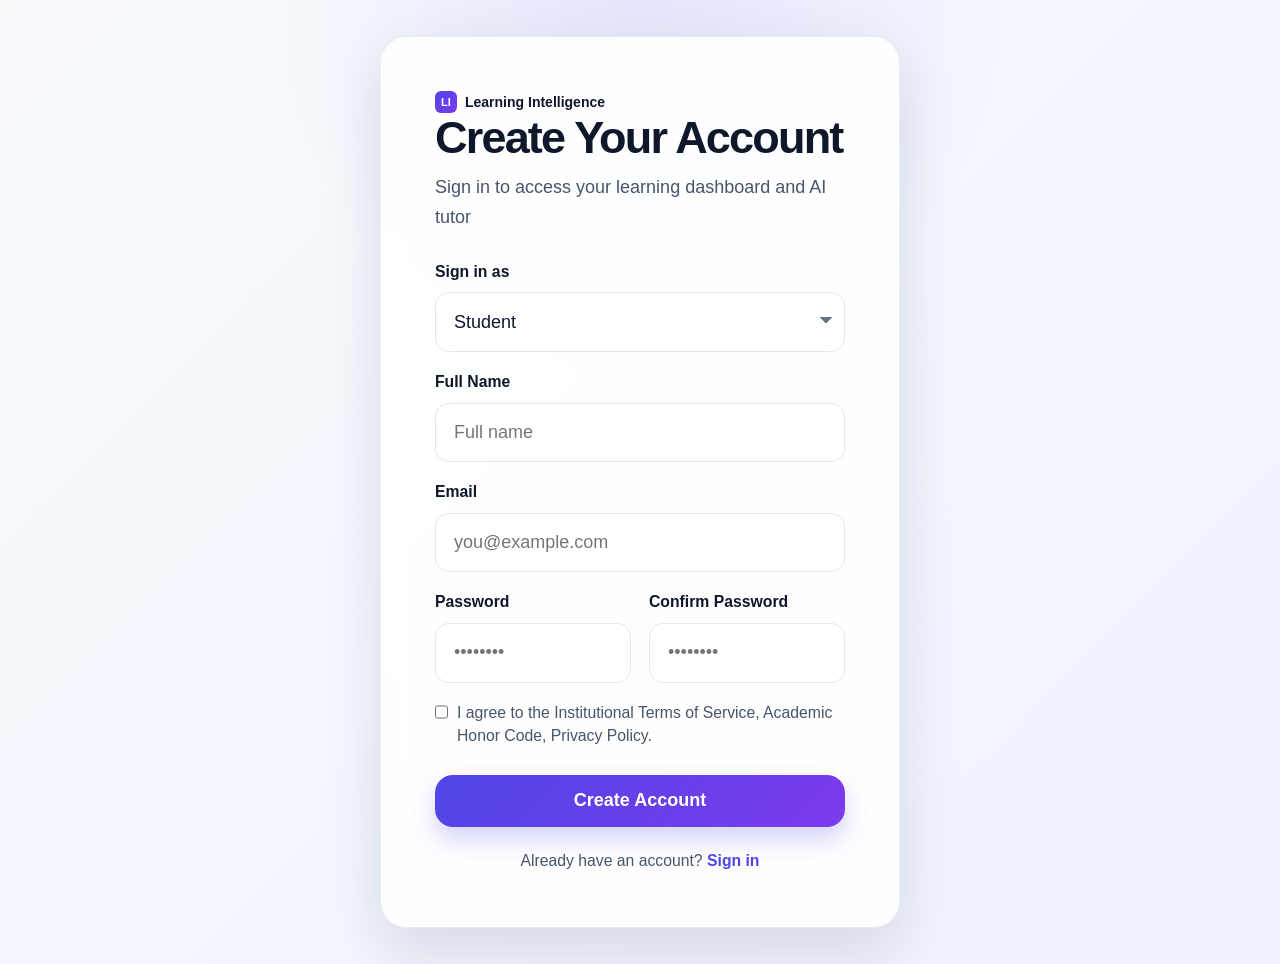
<file: templates/auth/register.html>
<!DOCTYPE html>
<html lang="en">

<head>
    <meta charset="UTF-8">
    <meta name="viewport" content="width=device-width, initial-scale=1.0">
    <title>Register</title>

    <link rel="stylesheet" href="../../static/css/variables.css">
    <link rel="stylesheet" href="../../static/css/reset.css">
    <link rel="stylesheet" href="../../static/css/hero.css">
    <link rel="stylesheet" href="../../static/css/typography.css">
    <link rel="stylesheet" href="../../static/css/layout.css">
    <link rel="stylesheet" href="../../static/css/register.css">
</head>

<body>
    <div class="register-container">
        <!-- <div class="brand">
            <img src="" alt="Sabify logo">
            <h3>Sabify</h3>
        </div> -->

        <div class="dashboard-brand">
            <span class="dashboard-brand-mark">
                LI
            </span>
            Learning Intelligence
        </div>
        <h3>Create Your Account</h3>
        <p class="subtitle">Sign in to access your learning dashboard and AI tutor</p>

        <form action="/register" method="post">
            <div class="field-group">
                <label for="signInAs">Sign in as</label>
                <select name="signInAs" id="signInAs">
                    <option value="student">Student</option>
                    <option value="teacher">Teacher</option>
                </select>
            </div>

            <div class="field-group">
                <label for="fullName">Full Name</label>
                <input type="text" id="fullName" name="fullName" placeholder="Full name" required>
            </div>

            <div class="field-group">
                <label for="email">Email</label>
                <input type="email" id="email" name="email" placeholder="you@example.com" required>
            </div>

            <div class="form-row">
                <div class="field-group">
                    <label for="password">Password</label>
                    <input type="password" id="password" name="password" placeholder="••••••••" required>
                </div>

                <div class="field-group">
                    <label for="confirmPassword">Confirm Password</label>
                    <input type="password" id="confirmPassword" name="confirmPassword" placeholder="••••••••" required>
                </div>
            </div>

            <div class="checkbox-row">
                <input type="checkbox" id="policy" name="policy" required>
                <label for="policy">I agree to the Institutional Terms of Service, Academic Honor Code, Privacy
                    Policy.</label>
            </div>

            <button type="submit">Create Account</button>
        </form>

        <p class="switch">Already have an account? <a href="/login">Sign in</a></p>
    </div>
</body>

</html>
</file>
<file: static/css/variables.css>
:root {
    /* ========================================
       COLORS
       ======================================== */

    --color-primary: #4f46e5;
    --color-primary-dark: #3730a3;
    --color-primary-light: #eef2ff;

    --color-background: #f8fafc;
    --color-surface: #ffffff;

    --color-text-primary: #0f172a;
    --color-text-secondary: #475569;
    --color-text-muted: #64748b;
    --color-text-light: #94a3b8;

    --color-border: #e2e8f0;
    --color-border-light: #f1f5f9;

    --color-success: #16a34a;
    --color-success-light: #dcfce7;

    --color-warning: #f59e0b;
    --color-warning-light: #fef3c7;

    --color-danger: #dc2626;
    --color-danger-light: #fee2e2;

    /* AI COLORS */

    --color-ai-primary: #7c3aed;
    --color-ai-secondary: #4f46e5;
    --color-ai-background: #f5f3ff;


    /* ========================================
       GRADIENTS
       ======================================== */

    --gradient-ai: linear-gradient(
        135deg,
        #4f46e5 0%,
        #7c3aed 100%
    );

    --gradient-hero: linear-gradient(
        135deg,
        #eef2ff 0%,
        #f5f3ff 50%,
        #ffffff 100%
    );


    /* ========================================
       TYPOGRAPHY
       ======================================== */

    --font-primary:
        "Inter",
        -apple-system,
        BlinkMacSystemFont,
        "Segoe UI",
        sans-serif;


    /* ========================================
       FONT SIZES
       ======================================== */

    --text-xs: 0.75rem;       /* 12px */
    --text-sm: 0.875rem;      /* 14px */
    --text-base: 1rem;        /* 16px */
    --text-lg: 1.125rem;      /* 18px */
    --text-xl: 1.25rem;       /* 20px */
    --text-2xl: 1.5rem;       /* 24px */
    --text-3xl: 1.875rem;     /* 30px */
    --text-4xl: 2.25rem;      /* 36px */
    --text-5xl: 3rem;         /* 48px */
    --text-6xl: 3.75rem;      /* 60px */
    --text-7xl: 4.5rem;       /* 72px */


    /* ========================================
       FONT WEIGHTS
       ======================================== */

    --font-regular: 400;
    --font-medium: 500;
    --font-semibold: 600;
    --font-bold: 700;
    --font-extrabold: 800;


    /* ========================================
       LINE HEIGHTS
       ======================================== */

    --leading-tight: 1.1;
    --leading-snug: 1.25;
    --leading-normal: 1.5;
    --leading-relaxed: 1.7;


    /* ========================================
       SPACING
       ======================================== */

    --space-1: 0.25rem;   /* 4px */
    --space-2: 0.5rem;    /* 8px */
    --space-3: 0.75rem;   /* 12px */
    --space-4: 1rem;      /* 16px */
    --space-5: 1.25rem;   /* 20px */
    --space-6: 1.5rem;    /* 24px */
    --space-8: 2rem;      /* 32px */
    --space-10: 2.5rem;   /* 40px */
    --space-12: 3rem;     /* 48px */
    --space-16: 4rem;     /* 64px */
    --space-20: 5rem;     /* 80px */
    --space-24: 6rem;     /* 96px */
    --space-32: 8rem;     /* 128px */


    /* ========================================
       BORDER RADIUS
       ======================================== */

    --radius-sm: 0.5rem;      /* 8px */
    --radius-md: 0.75rem;     /* 12px */
    --radius-lg: 1rem;        /* 16px */
    --radius-xl: 1.25rem;     /* 20px */
    --radius-2xl: 1.5rem;     /* 24px */
    --radius-full: 9999px;


    /* ========================================
       SHADOWS
       ======================================== */

    --shadow-sm:
        0 2px 8px rgba(15, 23, 42, 0.04);

    --shadow-md:
        0 8px 24px rgba(15, 23, 42, 0.08);

    --shadow-lg:
        0 16px 40px rgba(15, 23, 42, 0.10);

    --shadow-xl:
        0 24px 60px rgba(15, 23, 42, 0.12);


    /* ========================================
       TRANSITIONS
       ======================================== */

    --transition-fast: 150ms ease;
    --transition-normal: 250ms ease;
    --transition-slow: 400ms ease;


    /* ========================================
       LAYOUT
       ======================================== */

    --container-width: 1280px;

    --page-padding-desktop: 32px;
    --page-padding-tablet: 24px;
    --page-padding-mobile: 16px;


    /* ========================================
       Z-INDEX
       ======================================== */

    --z-base: 1;
    --z-dropdown: 100;
    --z-sticky: 200;
    --z-modal: 300;
    --z-toast: 400;
}
</file>
<file: static/css/hero.css>
/* ========================================
   HERO
   ======================================== */

.hero {
    position: relative;

    overflow: hidden;

    padding:
        110px
        0
        90px;

    background:
        radial-gradient(
            circle at 50% 0%,
            rgba(99, 102, 241, 0.10),
            transparent 38%
        ),
        var(--color-background);
}


/* ========================================
   HERO BACKGROUND
   ======================================== */

.hero::before {
    content: "";

    position: absolute;

    width: 600px;
    height: 600px;

    top: -300px;
    left: 50%;

    transform: translateX(-50%);

    border-radius: 50%;

    background:
        radial-gradient(
            circle,
            rgba(129, 140, 248, 0.14),
            transparent 68%
        );

    pointer-events: none;
}


/* ========================================
   HERO CONTENT
   ======================================== */

.hero-content {
    position: relative;

    z-index: 1;

    max-width: 850px;

    margin: 0 auto;

    text-align: center;
}


/* ========================================
   LABEL
   ======================================== */

.hero-label {
    display: inline-flex;

    align-items: center;
    gap: 8px;

    margin-bottom: 22px;

    padding: 7px 12px;

    border: 1px solid
        rgba(99, 102, 241, 0.18);

    border-radius: 999px;

    background:
        rgba(99, 102, 241, 0.06);

    color: var(--color-primary);

    font-size: var(--text-xs);
    font-weight: var(--font-semibold);

    letter-spacing: 0.04em;
    text-transform: uppercase;
}

.hero-label-dot {
    width: 7px;
    height: 7px;

    border-radius: 50%;

    background: var(--color-primary);

    box-shadow:
        0 0 0 4px
        rgba(99, 102, 241, 0.10);
}


/* ========================================
   HERO TITLE
   ======================================== */

.hero-title {
    max-width: 850px;

    margin: 0 auto;

    font-size: clamp(
        3rem,
        7vw,
        5.5rem
    );

    line-height: 0.98;

    font-weight: var(--font-extrabold);

    letter-spacing: -0.055em;

    color: var(--color-text-primary);
}


/* ========================================
   HERO HIGHLIGHT
   ======================================== */

.hero-title-highlight {
    display: block;

    background:
        linear-gradient(
            120deg,
            var(--color-primary),
            #7c3aed,
            #2563eb
        );

    -webkit-background-clip: text;
    background-clip: text;

    -webkit-text-fill-color: transparent;

    color: transparent;
}


/* ========================================
   HERO DESCRIPTION
   ======================================== */

.hero-description {
    max-width: 650px;

    margin:
        28px
        auto
        0;

    color: var(--color-text-secondary);

    font-size: clamp(
        1rem,
        2vw,
        1.2rem
    );

    line-height: 1.7;
}


/* ========================================
   HERO ACTIONS
   ======================================== */

.hero-actions {
    display: flex;

    align-items: center;
    justify-content: center;

    gap: 12px;

    margin-top: 34px;
}


/* ========================================
   HERO PRIMARY BUTTON
   ======================================== */

.hero-primary {
    display: inline-flex;

    align-items: center;
    justify-content: center;

    gap: 10px;

    min-height: 50px;

    padding:
        0
        22px;

    border-radius: 12px;

    background:
        var(--gradient-ai);

    color: white;

    font-size: var(--text-sm);
    font-weight: var(--font-semibold);

    box-shadow:
        0 8px 25px
        rgba(79, 70, 229, 0.22);

    transition:
        transform 200ms ease,
        box-shadow 200ms ease;
}

.hero-primary:hover {
    transform: translateY(-2px);

    box-shadow:
        0 12px 30px
        rgba(79, 70, 229, 0.30);
}

.hero-primary-arrow {
    transition:
        transform 200ms ease;
}

.hero-primary:hover
.hero-primary-arrow {
    transform: translateX(4px);
}


/* ========================================
   HERO SECONDARY BUTTON
   ======================================== */

.hero-secondary {
    display: inline-flex;

    align-items: center;
    justify-content: center;

    gap: 9px;

    min-height: 50px;

    padding:
        0
        20px;

    border: 1px solid
        var(--color-border);

    border-radius: 12px;

    background:
        rgba(255, 255, 255, 0.75);

    color: var(--color-text-primary);

    font-size: var(--text-sm);
    font-weight: var(--font-semibold);

    transition:
        border-color 200ms ease,
        background 200ms ease,
        transform 200ms ease;
}

.hero-secondary:hover {
    transform: translateY(-2px);

    border-color:
        rgba(99, 102, 241, 0.30);

    background:
        rgba(99, 102, 241, 0.04);
}


/* ========================================
   PRODUCT PREVIEW
   ======================================== */

.hero-preview {
    position: relative;

    max-width: 1050px;

    margin:
        85px
        auto
        0;
}


/* ========================================
   PREVIEW GLOW
   ======================================== */

.hero-preview::before {
    content: "";

    position: absolute;

    width: 70%;
    height: 50%;

    left: 15%;
    bottom: -30px;

    background:
        rgba(99, 102, 241, 0.20);

    filter: blur(80px);

    border-radius: 50%;

    pointer-events: none;
}


/* ========================================
   DASHBOARD CARD
   ======================================== */

.hero-dashboard {
    position: relative;

    z-index: 1;

    overflow: hidden;

    border: 1px solid
        rgba(226, 232, 240, 0.95);

    border-radius: 20px;

    background:
        rgba(255, 255, 255, 0.94);

    box-shadow:
        0 30px 80px
        rgba(15, 23, 42, 0.12),
        0 8px 30px
        rgba(15, 23, 42, 0.05);
}


/* ========================================
   DASHBOARD TOP BAR
   ======================================== */

.dashboard-topbar {
    display: flex;

    align-items: center;

    justify-content: space-between;

    height: 58px;

    padding:
        0
        20px;

    border-bottom: 1px solid
        var(--color-border-light);

    background:
        rgba(248, 250, 252, 0.85);
}

.dashboard-brand {
    display: flex;

    align-items: center;

    gap: 8px;

    font-size: 14px;
    font-weight: var(--font-semibold);

    color: var(--color-text-primary);
}

.dashboard-brand-mark {
    width: 22px;
    height: 22px;

    display: grid;

    place-items: center;

    border-radius: 6px;

    background:
        var(--gradient-ai);

    color: white;

    font-size: 11px;
    font-weight: 800;
}

.dashboard-dots {
    display: flex;

    gap: 5px;
}

.dashboard-dots span {
    width: 6px;
    height: 6px;

    border-radius: 50%;

    background:
        #cbd5e1;
}


/* ========================================
   DASHBOARD BODY
   ======================================== */

.dashboard-body {
    display: grid;

    grid-template-columns:
        180px 1fr;

    min-height: 420px;
}


/* ========================================
   DASHBOARD SIDEBAR
   ======================================== */

.dashboard-sidebar {
    padding: 20px 14px;

    border-right: 1px solid
        var(--color-border-light);

    background:
        #fafbfc;
}

.dashboard-sidebar-label {
    margin:
        0
        10px
        8px;

    font-size: 11px;
    font-weight: var(--font-semibold);

    text-transform: uppercase;

    letter-spacing: 0.08em;

    color:
        var(--color-text-muted);
}

.dashboard-sidebar-item {
    display: flex;

    align-items: center;

    gap: 9px;

    padding:
        9px
        10px;

    margin-bottom: 3px;

    border-radius: 8px;

    color:
        var(--color-text-secondary);

    font-size: 13px;
    font-weight: var(--font-medium);
}

.dashboard-sidebar-item.active {
    background:
        rgba(99, 102, 241, 0.09);

    color:
        var(--color-primary);

    font-weight:
        var(--font-semibold);
}


/* ========================================
   DASHBOARD MAIN
   ======================================== */

.dashboard-main {
    padding: 25px;
}

.dashboard-heading {
    display: flex;

    align-items: flex-start;

    justify-content: space-between;

    margin-bottom: 20px;
}

.dashboard-heading h3 {
    margin: 0;

    font-size: 20px;

    letter-spacing: -0.025em;

    color:
        var(--color-text-primary);
}

.dashboard-heading p {
    margin-top: 4px;

    font-size: 12px;

    color:
        var(--color-text-muted);
}


/* ========================================
   STAT CARDS
   ======================================== */

.dashboard-stats {
    display: grid;

    grid-template-columns:
        repeat(3, 1fr);

    gap: 12px;
}

.dashboard-stat {
    padding: 16px;

    border:
        1px solid
        var(--color-border-light);

    border-radius: 12px;

    background:
        white;
}

.dashboard-stat-label {
    font-size: 11px;

    color:
        var(--color-text-muted);
}

.dashboard-stat-value {
    margin-top: 7px;

    font-size: 24px;
    font-weight: var(--font-bold);

    letter-spacing: -0.04em;

    color:
        var(--color-text-primary);
}

.dashboard-stat-change {
    margin-top: 4px;

    font-size: 11px;

    color:
        #16a34a;
}


/* ========================================
   DASHBOARD ANALYTICS
   ======================================== */

.dashboard-analysis {
    display: grid;

    grid-template-columns:
        1.4fr 1fr;

    gap: 12px;

    margin-top: 12px;
}

.dashboard-panel {
    padding: 18px;

    border:
        1px solid
        var(--color-border-light);

    border-radius: 12px;

    background:
        white;
}

.dashboard-panel-header {
    display: flex;

    justify-content: space-between;

    align-items: center;

    margin-bottom: 16px;
}

.dashboard-panel-title {
    font-size: 13px;

    font-weight:
        var(--font-semibold);

    color:
        var(--color-text-primary);
}

.dashboard-panel-meta {
    font-size: 11px;

    color:
        var(--color-text-muted);
}


/* ========================================
   PERFORMANCE BARS
   ======================================== */

.performance-row {
    display: grid;

    grid-template-columns:
        110px 1fr 35px;

    align-items: center;

    gap: 10px;

    margin-bottom: 13px;
}

.performance-topic {
    overflow: hidden;

    white-space: nowrap;

    text-overflow: ellipsis;

    font-size: 11px;

    color:
        var(--color-text-secondary);
}

.performance-track {
    height: 6px;

    overflow: hidden;

    border-radius: 999px;

    background:
        #eef2f7;
}

.performance-bar {
    height: 100%;

    border-radius: inherit;

    background:
        var(--gradient-ai);
}

.performance-score {
    font-size: 11px;

    font-weight:
        var(--font-semibold);

    text-align: right;

    color:
        var(--color-text-secondary);
}


/* ========================================
   AI INSIGHT
   ======================================== */

.ai-insight {
    padding: 14px;

    border:
        1px solid
        rgba(99, 102, 241, 0.16);

    border-radius: 10px;

    background:
        linear-gradient(
            135deg,
            rgba(99, 102, 241, 0.06),
            rgba(139, 92, 246, 0.03)
        );
}

.ai-insight-label {
    display: flex;

    align-items: center;

    gap: 6px;

    font-size: 11px;

    font-weight:
        var(--font-semibold);

    color:
        var(--color-primary);
}

.ai-insight-icon {
    width: 18px;
    height: 18px;

    display: grid;

    place-items: center;

    border-radius: 5px;

    background:
        rgba(99, 102, 241, 0.12);

    font-size: 11px;
}

.ai-insight-title {
    margin-top: 12px;

    font-size: 14px;

    line-height: 1.4;

    font-weight:
        var(--font-semibold);

    color:
        var(--color-text-primary);
}

.ai-insight-text {
    margin-top: 6px;

    font-size: 11px;

    line-height: 1.5;

    color:
        var(--color-text-secondary);
}


/* ========================================
   FLOATING AI BADGE
   ======================================== */

.hero-floating-badge {
    position: absolute;

    z-index: 2;

    right: -25px;
    top: 80px;

    display: flex;

    align-items: center;

    gap: 9px;

    padding:
        10px
        13px;

    border:
        1px solid
        rgba(99, 102, 241, 0.16);

    border-radius: 10px;

    background:
        rgba(255, 255, 255, 0.92);

    box-shadow:
        0 12px 30px
        rgba(15, 23, 42, 0.10);

    backdrop-filter: blur(10px);

    animation:
        hero-float 5s ease-in-out infinite;
}

.hero-floating-icon {
    width: 26px;
    height: 26px;

    display: grid;

    place-items: center;

    border-radius: 7px;

    background:
        rgba(99, 102, 241, 0.10);

    color:
        var(--color-primary);

    font-size: 14px;
}

.hero-floating-text strong {
    display: block;

    font-size: 12px;

    color:
        var(--color-text-primary);
}

.hero-floating-text span {
    display: block;

    margin-top: 2px;

    font-size: 11px;

    color:
        var(--color-text-muted);
}


/* ========================================
   FLOATING ANIMATION
   ======================================== */

@keyframes hero-float {

    0%,
    100% {
        transform:
            translateY(0);
    }

    50% {
        transform:
            translateY(-8px);
    }
}
</file>
<file: static/css/typography.css>
html {
    font-size: 112.5%;
}

body {
    font-family: var(--font-primary);
    font-size: var(--text-base);
    font-weight: var(--font-regular);
    line-height: var(--leading-normal);
    color: var(--color-text-primary);
    background: var(--color-background);

    -webkit-font-smoothing: antialiased;
    -moz-osx-font-smoothing: grayscale;
}

h1,
h2,
h3,
h4,
h5,
h6 {
    color: var(--color-text-primary);
    line-height: var(--leading-tight);
}

h1 {
    font-size: var(--text-5xl);
    font-weight: var(--font-bold);
}

h2 {
    font-size: var(--text-4xl);
    font-weight: var(--font-bold);
}

h3 {
    font-size: var(--text-2xl);
    font-weight: var(--font-semibold);
}

p {
    color: var(--color-text-secondary);
}

.text-muted {
    color: var(--color-text-muted);
}

.text-primary {
    color: var(--color-primary);
}

.text-center {
    text-align: center;
}
</file>
<file: static/css/layout.css>
.container {
    width: min(
        calc(100% - 2 * var(--page-padding-desktop)),
        var(--container-width)
    );

    margin-inline: auto;
}

.section {
    padding-block: var(--space-24);
}

.section-header {
    max-width: 700px;
    margin-bottom: var(--space-12);
}

.section-header.center {
    margin-inline: auto;
    text-align: center;
}

.section-label {
    display: inline-flex;
    align-items: center;
    gap: var(--space-2);

    margin-bottom: var(--space-4);

    font-size: var(--text-sm);
    font-weight: var(--font-semibold);
    color: var(--color-primary);

    text-transform: uppercase;
    letter-spacing: 0.08em;
}

.section-title {
    margin-bottom: var(--space-4);
}

.section-description {
    font-size: var(--text-lg);
    line-height: var(--leading-relaxed);
}
</file>
<file: static/css/register.css>
/* ========================================
   AUTH REGISTER
   ======================================== */

body {
    display: flex;
    align-items: center;
    justify-content: center;

    min-height: 100vh;
    padding: var(--space-8);

    background:
        radial-gradient(circle at top, rgba(79, 70, 229, 0.10), transparent 32%),
        linear-gradient(135deg, #f8fafc 0%, #eef2ff 100%);

    font-family: var(--font-primary);
    color: var(--color-text-primary);
}

.register-container {
    width: min(100%, 520px);
    padding: var(--space-12) var(--space-12) var(--space-12);

    border: 1px solid rgba(148, 163, 184, 0.2);
    border-radius: var(--radius-2xl);

    background: rgba(255, 255, 255, 0.9);
    backdrop-filter: blur(12px);
    box-shadow: var(--shadow-xl);
}

/* .brand {
    display: flex;
    align-items: center;
    gap: var(--space-3);
    margin-bottom: var(--space-6);
}

.brand img {
    width: 46px;
    height: 46px;
    border-radius: var(--radius-lg);
    background: var(--gradient-ai);
    object-fit: cover;
}

.brand h3 {
    margin: 0;
    font-size: var(--text-xl);
    font-weight: var(--font-semibold);
    color: var(--color-text-primary);
} */

.register-container h3 {
    margin-bottom: var(--space-2);
    font-size: clamp(2rem, 4vw, 2.5rem);
    line-height: var(--leading-tight);
    letter-spacing: -0.04em;
}

.subtitle {
    margin-bottom: var(--space-6);
    color: var(--color-text-secondary);
    font-size: var(--text-base);
    line-height: var(--leading-relaxed);
}

form {
    display: flex;
    flex-direction: column;
    gap: var(--space-4);
}

.field-group {
    display: flex;
    flex-direction: column;
    gap: var(--space-2);
}

label {
    color: var(--color-text-primary);
    font-size: var(--text-sm);
    font-weight: var(--font-semibold);
}

select,
input {
    width: 100%;
    min-height: 48px;
    padding: 0.85rem 1rem;

    border: 1px solid var(--color-border);
    border-radius: var(--radius-md);

    background: var(--color-surface);
    color: var(--color-text-primary);

    transition: border-color var(--transition-fast), box-shadow var(--transition-fast);
}

select:focus,
input:focus {
    outline: none;
    border-color: rgba(79, 70, 229, 0.5);
    box-shadow: 0 0 0 4px rgba(79, 70, 229, 0.10);
}

select {
    appearance: none;
    background-image:
        linear-gradient(45deg, transparent 50%, var(--color-text-muted) 50%),
        linear-gradient(135deg, var(--color-text-muted) 50%, transparent 50%);
    background-position: calc(100% - 18px) calc(50% - 2px), calc(100% - 12px) calc(50% - 2px);
    background-size: 6px 6px;
    background-repeat: no-repeat;
}

.form-row {
    display: grid;
    grid-template-columns: 1fr 1fr;
    gap: var(--space-4);
}

.checkbox-row {
    display: flex;
    align-items: flex-start;
    gap: var(--space-2);
}

.checkbox-row input[type="checkbox"] {
    width: 18px;
    min-height: 18px;
    margin-top: 2px;
    accent-color: var(--color-primary);
}

.checkbox-row label {
    color: var(--color-text-secondary);
    font-size: var(--text-sm);
    line-height: 1.5;
    font-weight: var(--font-regular);
}

button[type="submit"] {
    display: inline-flex;
    align-items: center;
    justify-content: center;

    min-height: 52px;
    margin-top: var(--space-2);

    border: none;
    border-radius: var(--radius-lg);

    background: var(--gradient-ai);
    color: #ffffff;

    font-size: var(--text-base);
    font-weight: var(--font-semibold);

    box-shadow: 0 12px 24px rgba(79, 70, 229, 0.24);
    transition: transform var(--transition-fast), box-shadow var(--transition-fast);
}

button[type="submit"]:hover {
    transform: translateY(-1px);
    box-shadow: 0 14px 32px rgba(79, 70, 229, 0.28);
}

.switch {
    margin-top: var(--space-5);
    text-align: center;
    color: var(--color-text-secondary);
    font-size: var(--text-sm);
}

.switch a {
    color: var(--color-primary);
    font-weight: var(--font-semibold);
}

@media (max-width: 640px) {
    body {
        padding: var(--space-4);
    }

    .register-container {
        padding: var(--space-6) var(--space-5);
    }

    .form-row {
        grid-template-columns: 1fr;
    }

    .dashboard-brand {
        justify-content: center;
    }
}
</file>
